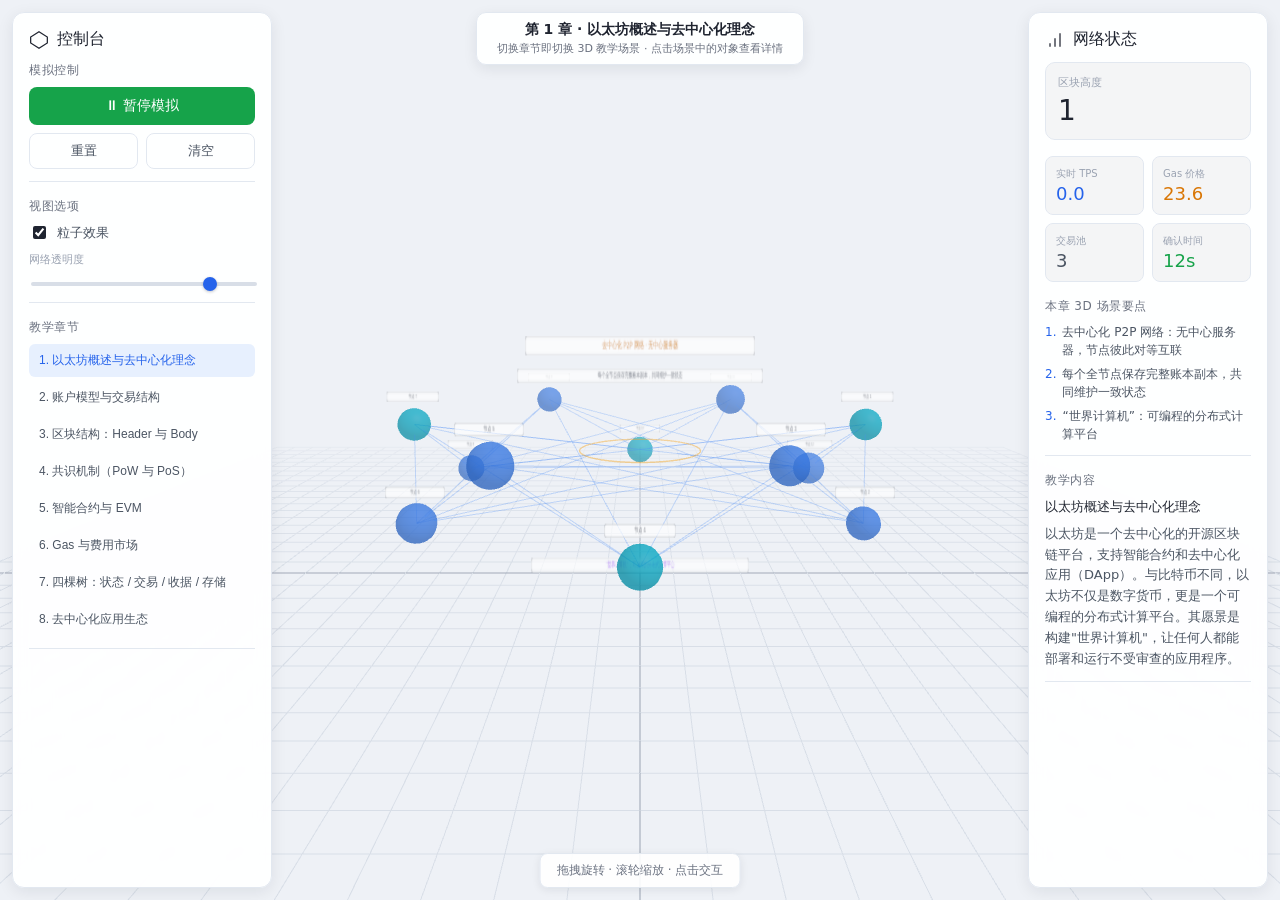
<file: dist-ethereum/index.html>
<!DOCTYPE html>
<html lang="zh-CN">
  <head>
    <meta charset="UTF-8" />
    <link rel="icon" type="image/svg+xml" href="/eth-icon.svg" />
    <meta name="viewport" content="width=device-width, initial-scale=1.0, viewport-fit=cover" />
    <meta name="description" content="以太坊原理与工作 3D 互动教具 - 面向区块链课程教学" />
    <meta name="theme-color" content="#0a0a0f" />
    <title>以太坊 3D 互动教具</title>
    <style>
      body { margin: 0; background: #0a0a0f; overflow: hidden; }
    </style>
    <script type="module" crossorigin src="assets/index-CteZ08pa.js"></script>
    <link rel="stylesheet" crossorigin href="assets/index-CUcXEeZ1.css">
  </head>
  <body>
    <div id="root"></div>
  </body>
</html>
</file>
<file: dist-ethereum/assets/index-CUcXEeZ1.css>
:root{--kimi-color-text-primary: #1f2430;--kimi-color-text-secondary: #4b5563;--kimi-color-text-tertiary: #6b7280;--kimi-color-text-quaternary: #9aa3b2;--kimi-color-surface: #ffffff;--kimi-color-surface-muted: #f3f4f6;--kimi-color-surface-raised: #e9edf2;--kimi-color-surface-strong: #d8dee7;--kimi-color-border: #e2e8f0;--kimi-color-danger: #ef4444;--kimi-color-positive: #16a34a;--kimi-color-warning: #d97706;--kimi-color-accent: #2563eb;--kimi-chart-1: #2563eb;--kimi-chart-2: #ef4444;--kimi-chart-3: #16a34a;--kimi-chart-4: #9333ea;--kimi-chart-5: #6b7280;--kimi-font-sans: system-ui, -apple-system, BlinkMacSystemFont, "Segoe UI", Roboto, sans-serif;--kimi-font-mono: "SF Mono", Monaco, "Cascadia Code", "Roboto Mono", Consolas, monospace}*,*:before,*:after{box-sizing:border-box}html,body,#root{margin:0;padding:0;width:100%;height:100%;overflow:hidden}body{font-family:var(--kimi-font-sans);background:#eef1f6;color:var(--kimi-color-text-primary);-webkit-font-smoothing:antialiased;-moz-osx-font-smoothing:grayscale}::-webkit-scrollbar{width:4px}::-webkit-scrollbar-track{background:transparent}::-webkit-scrollbar-thumb{background:var(--kimi-color-border);border-radius:2px}::-webkit-scrollbar-thumb:hover{background:var(--kimi-color-text-quaternary)}input[type=range]{-webkit-appearance:none;-moz-appearance:none;appearance:none;height:4px;background:var(--kimi-color-surface-strong);border-radius:2px;outline:none}input[type=range]::-webkit-slider-thumb{-webkit-appearance:none;-moz-appearance:none;appearance:none;width:14px;height:14px;background:var(--kimi-color-accent);border-radius:50%;cursor:pointer;box-shadow:0 1px 3px #0f172a40}input[type=range]::-moz-range-thumb{width:14px;height:14px;background:var(--kimi-color-accent);border-radius:50%;cursor:pointer;border:none}button:focus-visible{outline:2px solid var(--kimi-color-accent);outline-offset:2px}::selection{background:#2563eb2e;color:var(--kimi-color-text-primary)}@media (prefers-reduced-motion: reduce){*{animation-duration:.01ms!important;animation-iteration-count:1!important;transition-duration:.01ms!important}}@supports (padding: max(0px)){.mobile-safe{padding-bottom:max(12px,env(safe-area-inset-bottom));padding-left:max(12px,env(safe-area-inset-left));padding-right:max(12px,env(safe-area-inset-right))}}
</file>
